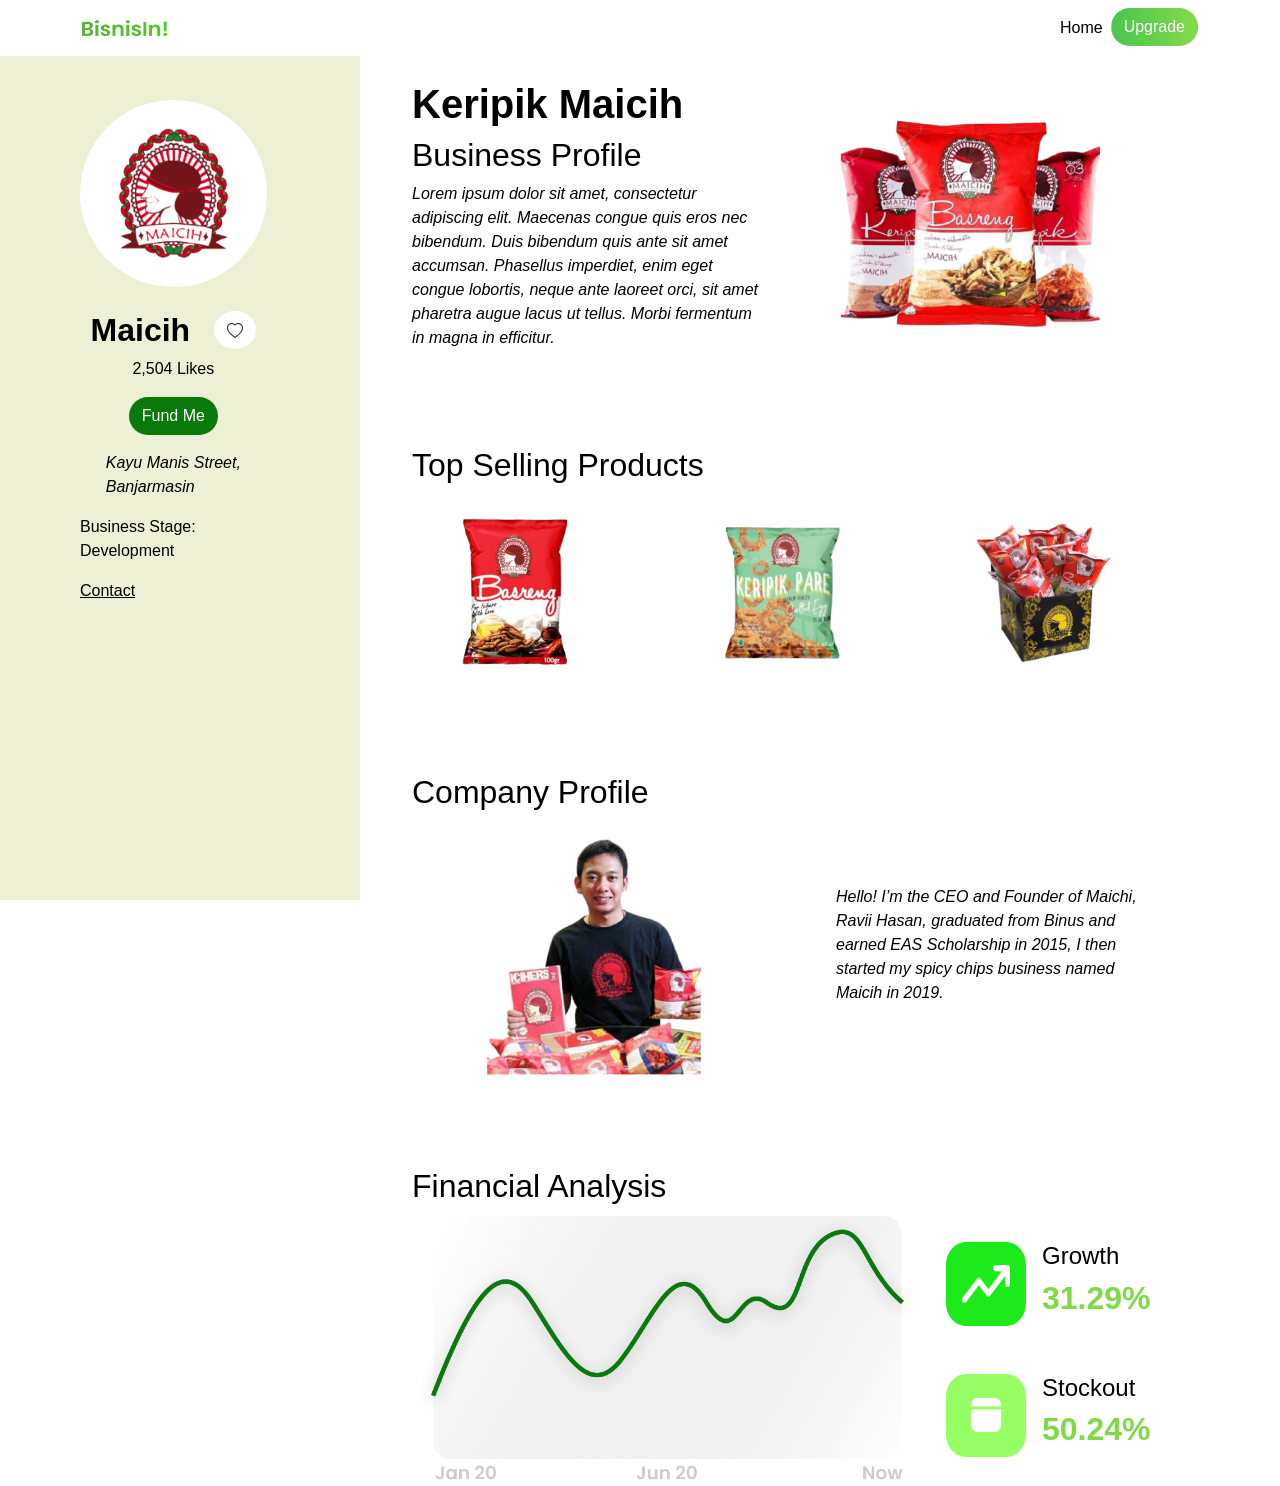
<file: public/businessinfo.html>
<!DOCTYPE html>
<html lang="en">
  <head>
    <!-- Required meta tags -->
    <meta charset="utf-8" />
    <meta name="viewport" content="width=device-width, initial-scale=1" />

    <!-- Bootstrap CSS -->
    <link href="https://cdn.jsdelivr.net/npm/bootstrap@5.0.1/dist/css/bootstrap.min.css" rel="stylesheet" integrity="sha384-+0n0xVW2eSR5OomGNYDnhzAbDsOXxcvSN1TPprVMTNDbiYZCxYbOOl7+AMvyTG2x" crossorigin="anonymous" />

    <!-- My CSS -->
    <link rel="stylesheet" href="assets/css/style.css" />

    <title>BisnisIn! | Business Info</title>
  </head>
  <body>
    <!-- Navbar -->
    <nav class="navbar fixed-top navbar-expand-lg navbar-light shadow-md" style="background-color: #ffffff">
      <div class="container">
        <img src="assets/img/BisnisIn!.png" alt="BisnisIn!" width="85" />
        <button class="navbar-toggler" type="button" data-bs-toggle="collapse" data-bs-target="#navbarNav" aria-controls="navbarNav" aria-expanded="false" aria-label="Toggle navigation">
          <span class="navbar-toggler-icon"></span>
        </button>
        <div class="collapse navbar-collapse" id="navbarNav">
          <ul class="navbar-nav ms-auto">
            <li class="nav-item">
              <a class="nav-link active" aria-current="page" href="/dashboard.html">Home</a>
            </li>
            <li class="nav-item">
              <a type="button" class="btn rounded-pill" href="/register.html" style="background: linear-gradient(89.64deg, #4ec64f 4.71%, #7fda49 96.14%); color: #ffffff">Upgrade</a>
            </li>
          </ul>
        </div>
      </div>
    </nav>
    <!-- End Navbar -->

    <!-- Business Info -->
    <section class="business-info container">
      <div class="sidenav">
        <div class="businfo">
          <div class="col-8 d-flex flex-column justify-content-center align-items-center">
            <img src="assets/img/Business Info/Product Logo.png" class="card-img-top rounded-circle" style="background: #ffffff" alt="BisnisIn!" />
            <div class="d-flex flex-row align-items-center justify-content-center">
              <h2 class="mt-4" style="font-weight: 600">Maicih</h2>
              <div class="btn mt-3 ms-4 rounded-circle" style="background: #ffffff">
                <svg xmlns="http://www.w3.org/2000/svg" width="16" height="16" fill="currentColor" class="bi bi-heart" viewBox="0 0 16 16">
                  <path
                    d="m8 2.748-.717-.737C5.6.281 2.514.878 1.4 3.053c-.523 1.023-.641 2.5.314 4.385.92 1.815 2.834 3.989 6.286 6.357 3.452-2.368 5.365-4.542 6.286-6.357.955-1.886.838-3.362.314-4.385C13.486.878 10.4.28 8.717 2.01L8 2.748zM8 15C-7.333 4.868 3.279-3.04 7.824 1.143c.06.055.119.112.176.171a3.12 3.12 0 0 1 .176-.17C12.72-3.042 23.333 4.867 8 15z"
                  />
                </svg>
              </div>
            </div>
            <p>2,504 Likes</p>
            <div class="d-flex flex-row align-items-center justify-content-center">
              <a type="button" class="btn rounded-pill" href="/" style="background: #09790b; color: #ffffff">Fund Me</a>
            </div>
            <p class="mt-3" style="font-style: italic; font-weight: 300">Kayu Manis Street, <br />Banjarmasin</p>
            <div class="d-flex flex-column justify-content-start">
              <p>Business Stage: Development</p>
              <a href="" style="color: #000000">Contact</a>
            </div>
          </div>
        </div>
      </div>
    </section>
    <!-- End Business Info -->

    <!-- Business Profile -->
    <section class="business-profile container">
      <div class="row d-flex flex-row align-items-center justify-content-center">
        <div class="col">
          <div class="d-flex flex-column">
            <h1 style="font-weight: 600">Keripik Maicih</h1>
            <h2>Business Profile</h2>
            <p style="font-style: italic; font-weight: 300">
              Lorem ipsum dolor sit amet, consectetur adipiscing elit. Maecenas congue quis eros nec bibendum. Duis bibendum quis ante sit amet accumsan. Phasellus imperdiet, enim eget congue lobortis, neque ante laoreet orci, sit amet
              pharetra augue lacus ut tellus. Morbi fermentum in magna in efficitur.
            </p>
          </div>
        </div>
        <div class="col ms-5">
          <img src="assets/img/Business Info/Product1.png" alt="BisnisIn!" width="268" />
        </div>
      </div>
    </section>
    <!-- End Business Profile -->

    <!-- Top Selling -->
    <section class="topsell container">
      <div class="row mt-5 text-center text-md-start" style="font-weight: 600">
        <h2>Top Selling Products</h2>
      </div>
        <div class="row">
          <div class="col">
            <img src="assets/img/Business Info/tp1.png" alt="BisnisIn!" width="200" />
          </div>
          <div class="col">
            <img src="assets/img/Business Info/tp2.png" alt="BisnisIn!" width="200" />
          </div>
          <div class="col">
            <img src="assets/img/Business Info/tp3.png" alt="BisnisIn!" width="200" />
          </div>
        </div>
      </div>
    </section>
    <!-- End Top Selling -->

    <!-- Company Profile -->
    <section class="company-profile container">
        <div class="row mt-5 text-center text-md-start" style="font-weight: 600">
            <h2>Company Profile</h2>
          </div>
          <div class="row d-flex flex-row align-items-center justify-content-center">
            <div class="col ms-5">
                <img src="assets/img/Business Info/cp1.png" alt="BisnisIn!" width="268" />
              </div>
            <div class="col">
              <div class="d-flex flex-column me-5">
                <p style="font-style: italic; font-weight: 300">
                    Hello! I’m the CEO and Founder of Maichi, Ravii Hasan, graduated from Binus and earned EAS Scholarship in 2015, I then started my spicy chips business named Maicih in 2019.
                </p>
              </div>
            </div>
          </div>
    </section>
    <!-- End Company Profile -->

        <!-- Financial Analysis -->
        <section class="financial-analysis container">
            <div class="row mt-5 text-center text-md-start" style="font-weight: 600">
                <h2>Financial Analysis</h2>
              </div>
              <div class="row d-flex flex-row align-items-center justify-content-center">
                <div class="col">
                    <img src="assets/img/Business Info/fa1.png" alt="BisnisIn!" width="510" />
                  </div>
                <div class="col d-flex flex-column gap-5">
                <div class="col-4">
                    <div class="col d-flex flex-row">
                        <img src="assets/img/Business Info/stonk.png" alt="BisnisIn!" width="80" />
                        <div class="col d-flex flex-column ms-3">
                            <h4>Growth</h4>
                            <h2 style="color: #80DA48;font-weight: 600;">31.29%</h2>
                        </div>
                    </div>
                </div>
                <div class="col-4">
                    <div class="col d-flex flex-row">
                        <img src="assets/img/Business Info/stock.png" alt="BisnisIn!" width="80" />
                        <div class="col d-flex flex-column ms-3">
                            <h4>Stockout</h4>
                            <h2 style="color: #80DA48;font-weight: 600;">50.24%</h2>
                        </div>
                    </div>
                </div>
            </div>
              </div>
        </section>
        <!-- End Financial Analysis -->

    <script src="https://cdn.jsdelivr.net/npm/bootstrap@5.0.1/dist/js/bootstrap.bundle.min.js" integrity="sha384-gtEjrD/SeCtmISkJkNUaaKMoLD0//ElJ19smozuHV6z3Iehds+3Ulb9Bn9Plx0x4" crossorigin="anonymous"></script>
  </body>
</html>
</file>
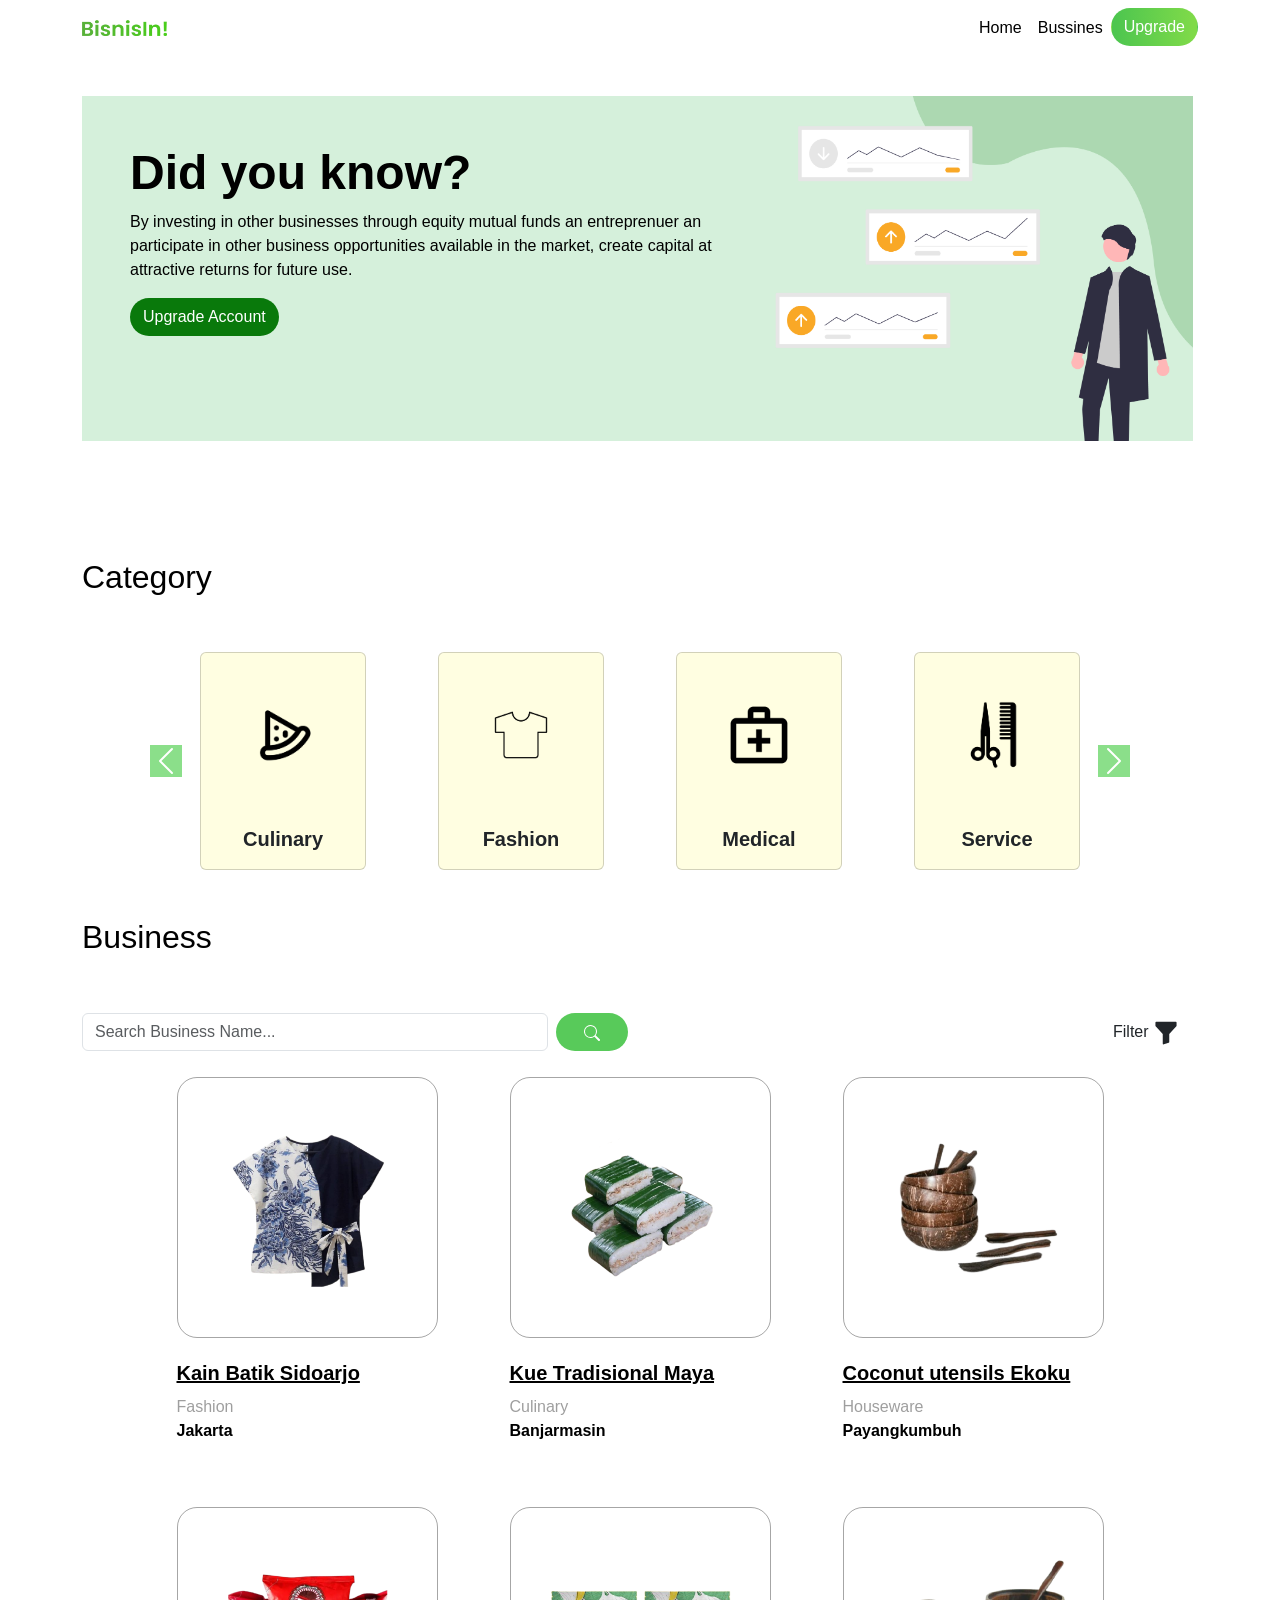
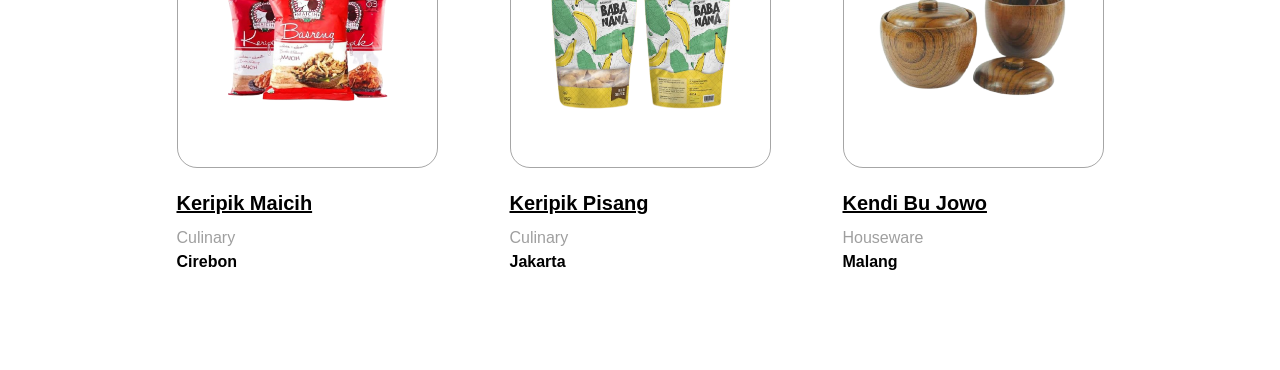
<file: public/dashboard.html>
<!DOCTYPE html>
<html lang="en">
  <head>
    <!-- Required meta tags -->
    <meta charset="utf-8" />
    <meta name="viewport" content="width=device-width, initial-scale=1" />

    <!-- Bootstrap CSS -->
    <link href="https://cdn.jsdelivr.net/npm/bootstrap@5.0.1/dist/css/bootstrap.min.css" rel="stylesheet" integrity="sha384-+0n0xVW2eSR5OomGNYDnhzAbDsOXxcvSN1TPprVMTNDbiYZCxYbOOl7+AMvyTG2x" crossorigin="anonymous" />

    <!-- My CSS -->
    <link rel="stylesheet" href="assets/css/style.css" />

    <title>BisnisIn!</title>
  </head>
  <body>
    <!-- Navbar -->
    <nav class="navbar fixed-top navbar-expand-lg navbar-light shadow-md" style="background-color: #ffffff">
      <div class="container">
        <img src="assets/img/BisnisIn!.png" alt="BisnisIn!" width="85" />
        <button class="navbar-toggler" type="button" data-bs-toggle="collapse" data-bs-target="#navbarNav" aria-controls="navbarNav" aria-expanded="false" aria-label="Toggle navigation">
          <span class="navbar-toggler-icon"></span>
        </button>
        <div class="collapse navbar-collapse" id="navbarNav">
          <ul class="navbar-nav ms-auto">
            <li class="nav-item">
              <a class="nav-link active" aria-current="page" href="#">Home</a>
            </li>
            <li class="nav-item">
              <a class="nav-link active" aria-current="page" href="#bussines">Bussines</a>
            </li>
            <li class="nav-item">
              <a type="button" class="btn rounded-pill" href="/register.html" style="background: linear-gradient(89.64deg, #4ec64f 4.71%, #7fda49 96.14%); color: #ffffff">Upgrade</a>
            </li>
          </ul>
        </div>
      </div>
    </nav>
    <!-- End Navbar -->

    <!-- Dashboard Jumbotron -->
    <section class="dashboard-jumbotron container">
      <div class="row">
        <div class="col-xs-12 col-sm-6 col-md-8 col-centered mt-5">
          <div class="maintxt">
            <img src="assets/img/Dashboard Jumbtron.png" width="1111" class="image-responsive d-none d-md-block" alt="LandingDash" />
            <div class="overlay-text col d-flex flex-column p-5">
              <div class="card-text d-flex flex-column flex-sm-row flex-md-column flex-lg-column">
                <h2 style="font-weight: 600; font-size: 48px">Did you know?</h2>
                <p>By investing in other businesses through equity mutual funds an entreprenuer an participate in other business opportunities available in the market, create capital at attractive returns for future use.</p>
              </div>
              <div class="d-flex flex-row align-items-center justify-content-start">
                <a type="button" class="btn rounded-pill" href="/" style="background: #09790b; color: #ffffff">Upgrade Account</a>
              </div>
            </div>
          </div>
        </div>
      </div>
    </section>
    <!-- End Dashboard Jumbotron -->

    <!-- Category -->
    <section class="category" id="category">
      <div class="container">
        <div class="row my-5 text-center text-md-start" style="font-weight: 600">
          <h2>Category</h2>
        </div>
        <div id="carouselExampleControls" class="carousel slide" data-bs-ride="carousel">
          <div class="carousel-inner">
            <div class="carousel-item active">
              <div class="row gap-5 justify-content-center">
                <div class="col-12 col-sm-6 col-md-2">
                  <div class="card d-flex justify-content-center align-items-center" style="background: rgba(255, 251, 161, 0.32)">
                    <img src="assets/img/Category/1.png" class="card-img-top p-5" alt="Investors" />
                    <div class="card-title">
                      <a href="#" class="btn stretched-link" style="font-weight: 600; font-size: 20px">Culinary</a>
                    </div>
                  </div>
                </div>
                <div class="col-12 col-sm-6 col-md-2 mt-4 mt-sm-0">
                  <div class="card d-flex justify-content-center align-items-center" style="background: rgba(255, 251, 161, 0.32)">
                    <img src="assets/img/Category/2.png" class="card-img-top p-5" alt="Investors" />
                    <div class="card-title" style="font-weight: 600; font-size: 20px">
                      <a href="#" class="btn stretched-link" style="font-weight: 600; font-size: 20px">Fashion</a>
                    </div>
                  </div>
                </div>
                <div class="col-12 col-sm-6 col-md-2 mt-4 mt-md-0">
                  <div class="card d-flex justify-content-center align-items-center" style="background: rgba(255, 251, 161, 0.32)">
                    <img src="assets/img/Category/3.png" class="card-img-top p-5" alt="Investors" />
                    <div class="card-title" style="font-weight: 600; font-size: 20px">
                      <a href="#" class="btn stretched-link" style="font-weight: 600; font-size: 20px">Medical</a>
                    </div>
                  </div>
                </div>
                <div class="col-12 col-sm-6 col-md-2 mt-4 mt-md-0">
                  <div class="card d-flex justify-content-center align-items-center" style="background: rgba(255, 251, 161, 0.32)">
                    <img src="assets/img/Category/4.png" class="card-img-top p-5" alt="Investors" />
                    <div class="card-title" style="font-weight: 600; font-size: 20px">
                      <a href="#" class="btn stretched-link" style="font-weight: 600; font-size: 20px">Service</a>
                    </div>
                  </div>
                </div>
              </div>
            </div>
            <div class="carousel-item">
              <div class="row gap-5 justify-content-center">
                <div class="col-12 col-sm-6 col-md-2">
                  <div class="card d-flex justify-content-center align-items-center" style="background: rgba(255, 251, 161, 0.32)">
                    <img src="assets/img/Category/1.png" class="card-img-top p-5" alt="Investors" />
                    <div class="card-title">
                      <a href="#" class="btn stretched-link" style="font-weight: 600; font-size: 20px">Culinary</a>
                    </div>
                  </div>
                </div>
                <div class="col-12 col-sm-6 col-md-2 mt-4 mt-sm-0">
                  <div class="card d-flex justify-content-center align-items-center" style="background: rgba(255, 251, 161, 0.32)">
                    <img src="assets/img/Category/2.png" class="card-img-top p-5" alt="Investors" />
                    <div class="card-title" style="font-weight: 600; font-size: 20px">
                      <a href="#" class="btn stretched-link" style="font-weight: 600; font-size: 20px">Fashion</a>
                    </div>
                  </div>
                </div>
                <div class="col-12 col-sm-6 col-md-2 mt-4 mt-md-0">
                  <div class="card d-flex justify-content-center align-items-center" style="background: rgba(255, 251, 161, 0.32)">
                    <img src="assets/img/Category/3.png" class="card-img-top p-5" alt="Investors" />
                    <div class="card-title" style="font-weight: 600; font-size: 20px">
                      <a href="#" class="btn stretched-link" style="font-weight: 600; font-size: 20px">Medical</a>
                    </div>
                  </div>
                </div>
                <div class="col-12 col-sm-6 col-md-2 mt-4 mt-md-0">
                  <div class="card d-flex justify-content-center align-items-center" style="background: rgba(255, 251, 161, 0.32)">
                    <img src="assets/img/Category/4.png" class="card-img-top p-5" alt="Investors" />
                    <div class="card-title" style="font-weight: 600; font-size: 20px">
                      <a href="#" class="btn stretched-link" style="font-weight: 600; font-size: 20px">Service</a>
                    </div>
                  </div>
                </div>
              </div>
            </div>
            <div class="carousel-item">
              <div class="row gap-5 justify-content-center">
                <div class="col-12 col-sm-6 col-md-2">
                  <div class="card d-flex justify-content-center align-items-center" style="background: rgba(255, 251, 161, 0.32)">
                    <img src="assets/img/Category/1.png" class="card-img-top p-5" alt="Investors" />
                    <div class="card-title">
                      <a href="#" class="btn stretched-link" style="font-weight: 600; font-size: 20px">Culinary</a>
                    </div>
                  </div>
                </div>
                <div class="col-12 col-sm-6 col-md-2 mt-4 mt-sm-0">
                  <div class="card d-flex justify-content-center align-items-center" style="background: rgba(255, 251, 161, 0.32)">
                    <img src="assets/img/Category/2.png" class="card-img-top p-5" alt="Investors" />
                    <div class="card-title" style="font-weight: 600; font-size: 20px">
                      <a href="#" class="btn stretched-link" style="font-weight: 600; font-size: 20px">Fashion</a>
                    </div>
                  </div>
                </div>
                <div class="col-12 col-sm-6 col-md-2 mt-4 mt-md-0">
                  <div class="card d-flex justify-content-center align-items-center" style="background: rgba(255, 251, 161, 0.32)">
                    <img src="assets/img/Category/3.png" class="card-img-top p-5" alt="Investors" />
                    <div class="card-title" style="font-weight: 600; font-size: 20px">
                      <a href="#" class="btn stretched-link" style="font-weight: 600; font-size: 20px">Medical</a>
                    </div>
                  </div>
                </div>
                <div class="col-12 col-sm-6 col-md-2 mt-4 mt-md-0">
                  <div class="card d-flex justify-content-center align-items-center" style="background: rgba(255, 251, 161, 0.32)">
                    <img src="assets/img/Category/4.png" class="card-img-top p-5" alt="Investors" />
                    <div class="card-title" style="font-weight: 600; font-size: 20px">
                      <a href="#" class="btn stretched-link" style="font-weight: 600; font-size: 20px">Service</a>
                    </div>
                  </div>
                </div>
              </div>
          </div>
          <button class="carousel-control-prev" type="button" data-bs-target="#carouselExampleControls" data-bs-slide="prev">
            <span class="carousel-control-prev-icon" style="background-color: #18c016" aria-hidden="true"></span>
            <span class="visually-hidden">Previous</span>
          </button>
          <button class="carousel-control-next" type="button" data-bs-target="#carouselExampleControls" data-bs-slide="next">
            <span class="carousel-control-next-icon" style="background-color: #18c016" aria-hidden="true"></span>
            <span class="visually-hidden">Next</span>
          </button>
        </div>
      </div>
    </section>
    <!-- End Category -->

    <!-- Bussines -->
    <section class="bussines" id="bussines">
      <div class="container">
        <div class="row my-5 text-center text-md-start" style="font-weight: 600">
          <h2>Business</h2>
        </div>
        <!-- Search -->
        <div class="row d-flex flex-row justify-content-between">
          <div class="col-6">
            <form class="d-flex">
              <input class="form-control me-2" type="search" placeholder="Search Business Name..." aria-label="search" />
              <button class="btn rounded-pill" style="background: #58ca5a" type="submit">
                <svg xmlns="http://www.w3.org/2000/svg" width="46" height="16" fill="white" class="bi bi-search" viewBox="0 0 16 16">
                  <path d="M11.742 10.344a6.5 6.5 0 1 0-1.397 1.398h-.001c.03.04.062.078.098.115l3.85 3.85a1 1 0 0 0 1.415-1.414l-3.85-3.85a1.007 1.007 0 0 0-.115-.1zM12 6.5a5.5 5.5 0 1 1-11 0 5.5 5.5 0 0 1 11 0z" />
                </svg>
              </button>
            </form>
          </div>
          <div class="col filter">
            <button class="btn">
              <a>Filter</a>
              <svg xmlns="http://www.w3.org/2000/svg" width="26" height="26" fill="currentColor" class="bi bi-funnel-fill" viewBox="0 0 16 16">
                <path d="M1.5 1.5A.5.5 0 0 1 2 1h12a.5.5 0 0 1 .5.5v2a.5.5 0 0 1-.128.334L10 8.692V13.5a.5.5 0 0 1-.342.474l-3 1A.5.5 0 0 1 6 14.5V8.692L1.628 3.834A.5.5 0 0 1 1.5 3.5v-2z" />
              </svg>
            </button>
          </div>
        </div>
        <!-- End Search -->

        <div class="row mt-4 gap-5 justify-content-center">
          <div class="col-xl-3 col-lg-4 col-md-4 col-12">
            <div class="single-product">
              <div class="product-img col" style="border: 1px solid rgba(0, 0, 0, 0.35); box-sizing: border-box; border-radius: 20px">
                <a href="businessinfo.html">
                  <img src="assets/img/Product/1.png" class="img-fluid" />
                </a>
              </div>
              <div class="product-content mt-3">
                <h3><a href="businessinfo.html" style="font-weight: 600; font-size: 20px; color: #000000">Kain Batik Sidoarjo</a></h3>
                <div class="product-price">
                  <span style="color: rgba(0, 0, 0, 0.38)">Fashion</span>
                  <p style="font-weight: 600">Jakarta</p>
                </div>
              </div>
            </div>
          </div>
          <div class="col-xl-3 col-lg-4 col-md-4 col-12">
            <div class="single-product">
              <div class="product-img col" style="border: 1px solid rgba(0, 0, 0, 0.35); box-sizing: border-box; border-radius: 20px">
                <a href="businessinfo.html">
                  <img src="assets/img/Product/2.png" class="img-fluid" />
                </a>
              </div>
              <div class="product-content mt-3">
                <h3><a href="businessinfo.html" style="font-weight: 600; font-size: 20px; color: #000000">Kue Tradisional Maya</a></h3>
                <div class="product-price">
                  <span style="color: rgba(0, 0, 0, 0.38)">Culinary</span>
                  <p style="font-weight: 600">Banjarmasin</p>
                </div>
              </div>
            </div>
          </div>
          <div class="col-xl-3 col-lg-4 col-md-4 col-12">
            <div class="single-product">
              <div class="product-img col" style="border: 1px solid rgba(0, 0, 0, 0.35); box-sizing: border-box; border-radius: 20px">
                <a href="businessinfo.html">
                  <img src="assets/img/Product/3.png" class="img-fluid" />
                </a>
              </div>
              <div class="product-content mt-3">
                <h3><a href="businessinfo.html" style="font-weight: 600; font-size: 20px; color: #000000">Coconut utensils Ekoku</a></h3>
                <div class="product-price">
                  <span style="color: rgba(0, 0, 0, 0.38)">Houseware</span>
                  <p style="font-weight: 600">Payangkumbuh</p>
                </div>
              </div>
            </div>
          </div>
          <div class="col-xl-3 col-lg-4 col-md-4 col-12">
            <div class="single-product">
              <div class="product-img col" style="border: 1px solid rgba(0, 0, 0, 0.35); box-sizing: border-box; border-radius: 20px">
                <a href="businessinfo.html">
                  <img src="assets/img/Product/4.png" class="img-fluid" />
                </a>
              </div>
              <div class="product-content mt-3">
                <h3><a href="businessinfo.html" style="font-weight: 600; font-size: 20px; color: #000000">Keripik Maicih</a></h3>
                <div class="product-price">
                  <span style="color: rgba(0, 0, 0, 0.38)">Culinary</span>
                  <p style="font-weight: 600">Cirebon</p>
                </div>
              </div>
            </div>
          </div>
          <div class="col-xl-3 col-lg-4 col-md-4 col-12">
            <div class="single-product">
              <div class="product-img col" style="border: 1px solid rgba(0, 0, 0, 0.35); box-sizing: border-box; border-radius: 20px">
                <a href="businessinfo.html">
                  <img src="assets/img/Product/5.png" class="img-fluid" />
                </a>
              </div>
              <div class="product-content mt-3">
                <h3><a href="businessinfo.html" style="font-weight: 600; font-size: 20px; color: #000000">Keripik Pisang</a></h3>
                <div class="product-price">
                  <span style="color: rgba(0, 0, 0, 0.38)">Culinary</span>
                  <p style="font-weight: 600">Jakarta</p>
                </div>
              </div>
            </div>
          </div>
          <div class="col-xl-3 col-lg-4 col-md-4 col-12">
            <div class="single-product">
              <div class="product-img col" style="border: 1px solid rgba(0, 0, 0, 0.35); box-sizing: border-box; border-radius: 20px">
                <a href="businessinfo.html">
                  <img src="assets/img/Product/6.png" class="img-fluid" />
                </a>
              </div>
              <div class="product-content mt-3">
                <h3><a href="businessinfo.html" style="font-weight: 600; font-size: 20px; color: #000000">Kendi Bu Jowo</a></h3>
                <div class="product-price">
                  <span style="color: rgba(0, 0, 0, 0.38)">Houseware</span>
                  <p style="font-weight: 600">Malang</p>
                </div>
              </div>
            </div>
          </div>
        </div>
      </div>
    </section>
    <!-- End Bussines -->

    <script src="https://cdn.jsdelivr.net/npm/bootstrap@5.0.1/dist/js/bootstrap.bundle.min.js" integrity="sha384-gtEjrD/SeCtmISkJkNUaaKMoLD0//ElJ19smozuHV6z3Iehds+3Ulb9Bn9Plx0x4" crossorigin="anonymous"></script>
  </body>
</html>
</file>
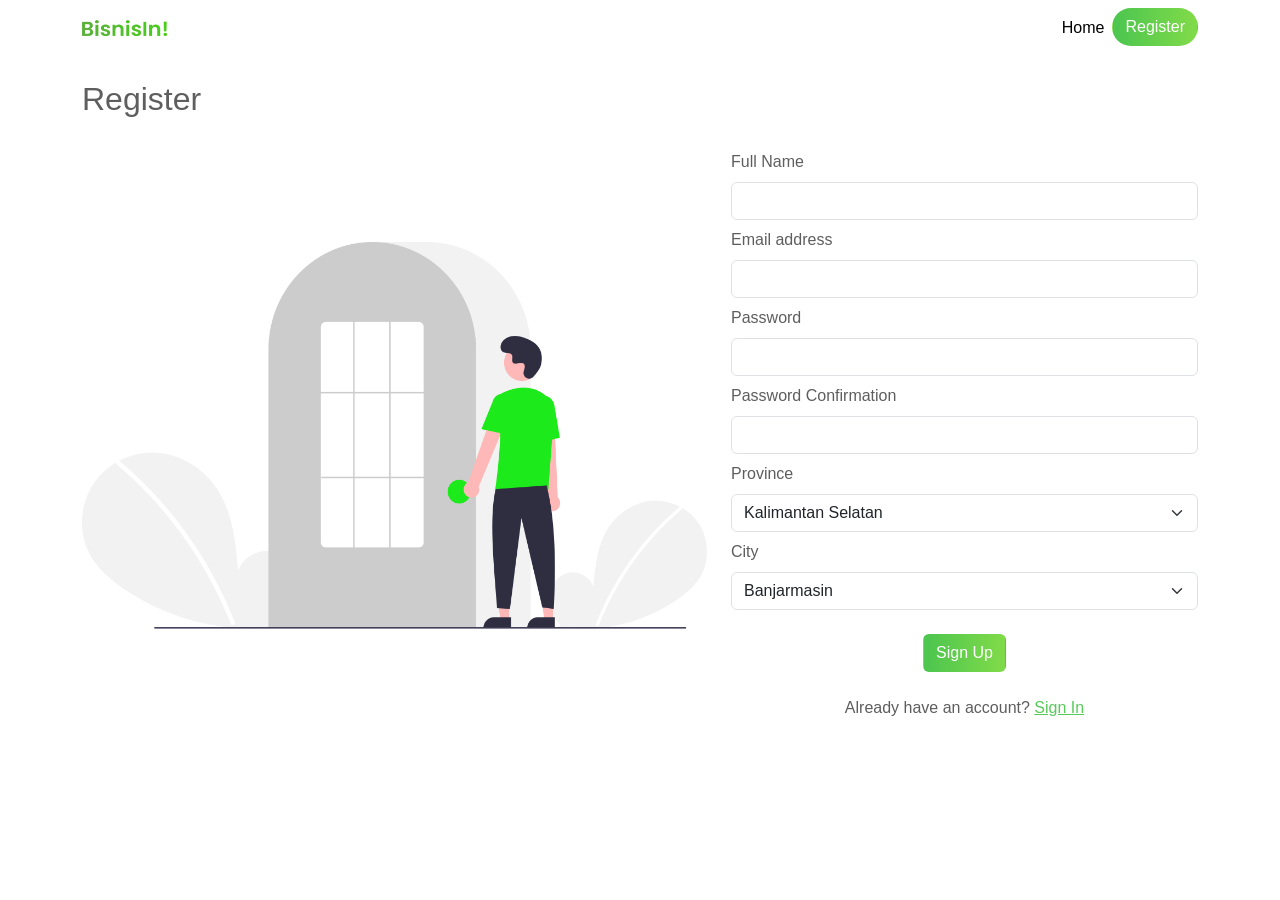
<file: public/register.html>
<!DOCTYPE html>
<html lang="en">
  <head>
    <!-- Required meta tags -->
    <meta charset="utf-8" />
    <meta name="viewport" content="width=device-width, initial-scale=1" />

    <!-- Bootstrap CSS -->
    <link href="https://cdn.jsdelivr.net/npm/bootstrap@5.0.1/dist/css/bootstrap.min.css" rel="stylesheet" integrity="sha384-+0n0xVW2eSR5OomGNYDnhzAbDsOXxcvSN1TPprVMTNDbiYZCxYbOOl7+AMvyTG2x" crossorigin="anonymous" />

    <!-- My CSS -->
    <link rel="stylesheet" href="assets/css/style.css" />

    <title>BisnisIn! | Register</title>
  </head>
  <body>
    <!-- Navbar -->
    <nav class="navbar navbar-expand-lg navbar-light shadow-md" style="background-color: #ffffff">
      <div class="container">
        <img src="assets/img/BisnisIn!.png" alt="BisnisIn!" width="85" />
        <button class="navbar-toggler" type="button" data-bs-toggle="collapse" data-bs-target="#navbarNav" aria-controls="navbarNav" aria-expanded="false" aria-label="Toggle navigation">
          <span class="navbar-toggler-icon"></span>
        </button>
        <div class="collapse navbar-collapse" id="navbarNav">
          <ul class="navbar-nav ms-auto">
            <li class="nav-item">
              <a class="nav-link active" aria-current="page" href="/">Home</a>
            </li>
            <li class="nav-item">
              <a type="button" class="btn rounded-pill" href="/register.html" style="background: linear-gradient(89.64deg, #4ec64f 4.71%, #7fda49 96.14%); color: #ffffff">Register</a>
            </li>
          </ul>
        </div>
      </div>
    </nav>
    <!-- End Navbar -->

    <!-- Register -->
    <section class="register container">
      <div class="row my-4 text-center text-md-start" style="color: rgba(0, 0, 0, 0.63); font-weight: 600">
        <div class="col">
          <h2>Register</h2>
        </div>
      </div>
      <div class="row d-flex flex-column flex-md-row align-items-center justify-content-center mb-5">
        <div class="col">
          <img src="assets/img/Register.png" alt="Landing" width="625" class="d-none d-md-block" />
        </div>
        <div class="col">
          <div class="register-form d-flex flex-column" style="color: #5e5e5e">
            <form>
              <div class="mb-2">
                <label for="InputName" class="form-label">Full Name</label>
                <input type="name" class="form-control" id="InputName" />
              </div>
              <div class="mb-2">
                <label for="InputEmail" class="form-label">Email address</label>
                <input type="email" class="form-control" id="InputEmail1" aria-describedby="emailHelp" />
              </div>
              <div class="mb-2">
                <label for="InputPassword" class="form-label">Password</label>
                <input type="password" class="form-control" id="InputPassword1" />
              </div>
              <div class="mb-2">
                <label for="ValidatePassword" class="form-label">Password Confirmation</label>
                <input type="password2" class="form-control" id="validatePassword" />
              </div>
              <div class="mb-2">
                <label for="inputProvince" class="form-label">Province</label>
                <select id="province" class="form-select">
                  <option>Kalimantan Selatan</option>
                </select>
              </div>
              <div class="mb-2">
                <label for="inputCity" class="form-label">City</label>
                <select id="city" class="form-select">
                  <option>Banjarmasin</option>
                </select>
              </div>
              <div class="d-flex flex-row align-items-center justify-content-center">
                <button type="submit" class="btn mt-3" style="background: linear-gradient(89.64deg, #4ec64f 4.71%, #7fda49 96.14%); color: #ffffff">Sign Up</button>
              </div>
              <div class="text-center mt-4">
                <a>Already have an account? <a href="/login.html" style="color: #58ca5a; cursor: pointer">Sign In</a></a>
              </div>
            </form>
          </div>
        </div>
      </div>
    </section>
    <!-- End Register -->

    <script src="https://cdn.jsdelivr.net/npm/bootstrap@5.0.1/dist/js/bootstrap.bundle.min.js" integrity="sha384-gtEjrD/SeCtmISkJkNUaaKMoLD0//ElJ19smozuHV6z3Iehds+3Ulb9Bn9Plx0x4" crossorigin="anonymous"></script>
  </body>
</html>
</file>
<file: public/assets/css/style.css>
body {
  padding: 0;
  margin: 0;
  font-family: "Poppins", sans-serif;
  color: #000000;
}

/* Section */
.statistics {
  margin-top: 6rem;
}

/* End Section */

/* Carousel */
.carousel .carousel-indicators li {
  background-color: gray;
}

.carousel .carousel-indicators li.active {
  background-color: #99d79a;
}

.testimoni-image {
  width: 336px;
  height: 392px;
  margin-bottom: 4rem;
}

.testimoni-text {
  width: 400px;
}

/* End Carousel */

/* Dashboard */
.maintxt {
  position: relative;
}
.maintxt > img,
.overlay-text {
  position: absolute;
}

.dashboard-jumbotron {
  margin-top: 3rem;
  height: 110px;
}
.category {
  margin-top: 25rem;
}
.filter {
  margin-left: 28rem;
}

.bussines {
  margin-bottom: 5rem;
}

/* End Dashboard */

.sidenav {
  height: 100%;
  width: 360px;
  position: fixed;
  top: 0;
  left: 0;
  background-color: #eef0d5;
  overflow-x: hidden;
  padding-top: 20px;
}

/* Business Profile */

.business-profile {
  max-width: 800px;
  margin-top: 5rem;
  margin-left: 25rem;
}

.topsell {
  max-width: 800px;
  margin-top: 5rem;
  margin-left: 25rem;
}

.company-profile {
  max-width: 800px;
  margin-top: 5rem;
  margin-left: 25rem;
}

.financial-analysis {
  max-width: 800px;
  margin-top: 5rem;
  margin-left: 25rem;
}

.businfo {
  margin-left: 5rem;
  margin-top: 5rem;
}

/* End Profile */
</file>
